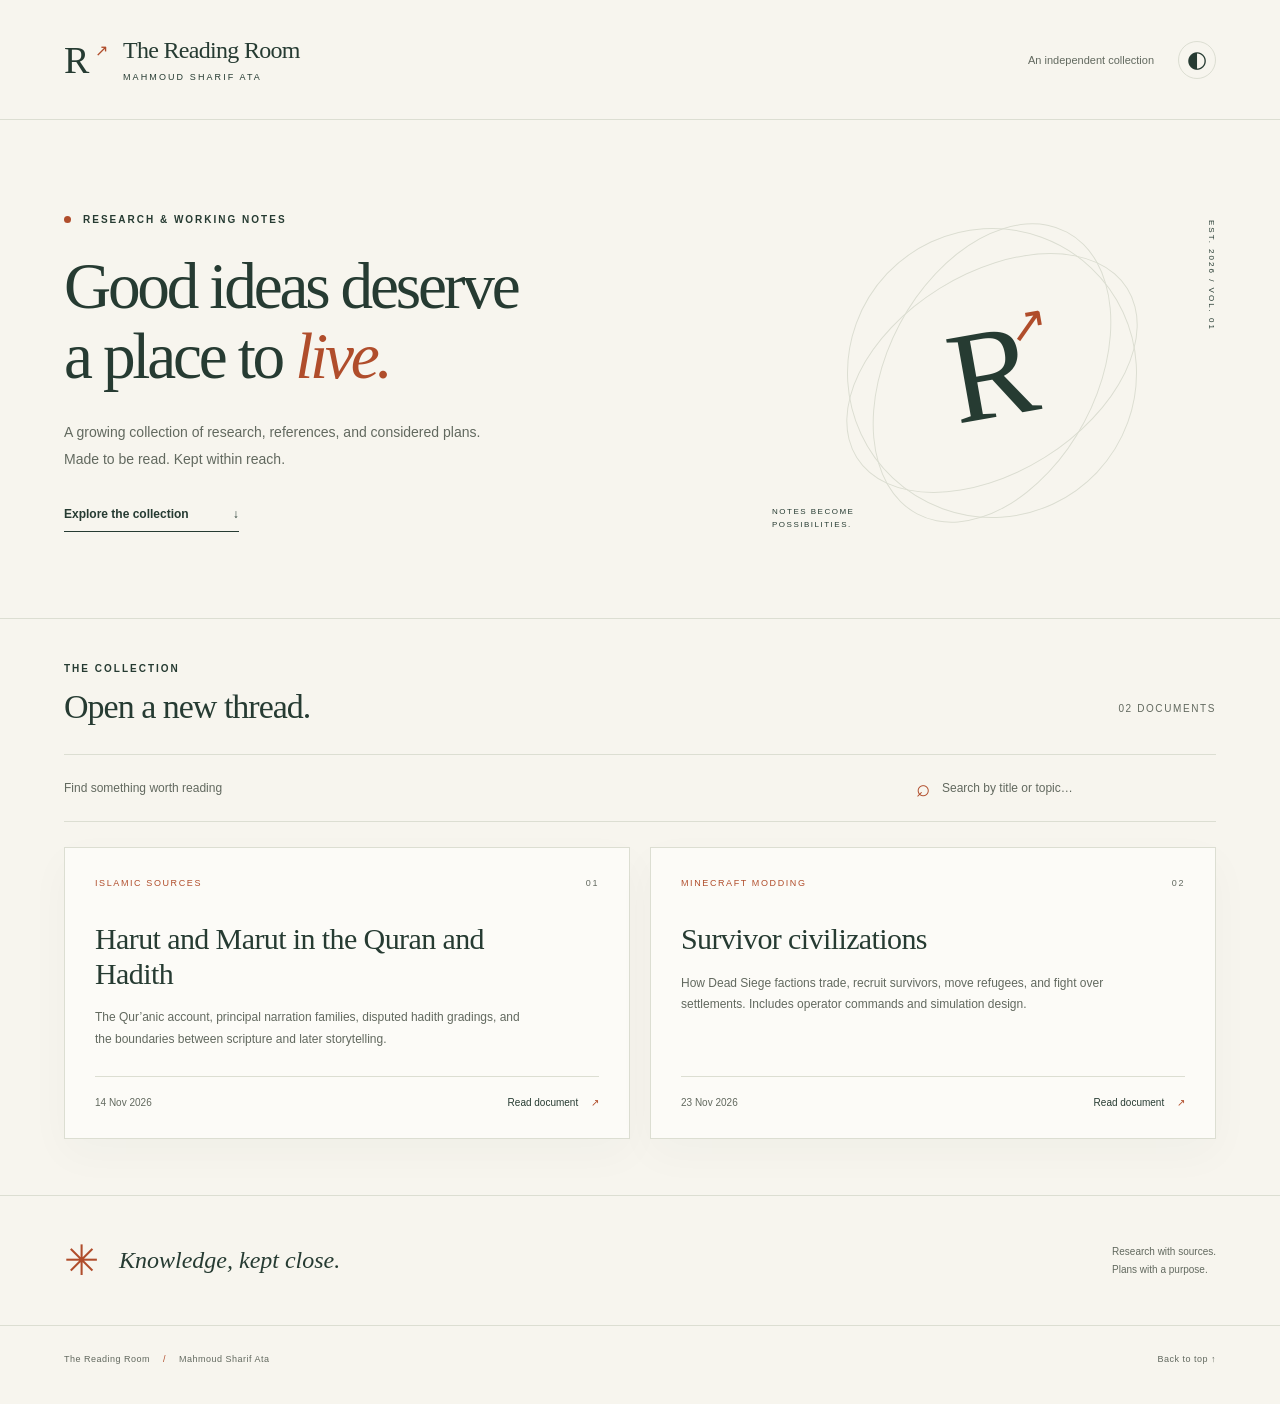
<file: docs/index.html>
<!doctype html>
<html lang="en"><head><meta charset="utf-8"><meta name="viewport" content="width=device-width, initial-scale=1">
<title>Collection · The Reading Room</title><meta name="description" content="Research and reference notes by Mahmoud Sharif Ata.">
<meta name="color-scheme" content="light dark"><link rel="icon" href="assets/mark.svg" type="image/svg+xml">
<link rel="stylesheet" href="assets/style.css"><script src="assets/site.js" defer></script></head>
<body class="index-page"><a class="skip" href="#main">Skip to content</a>
<header class="masthead"><a class="brand" href="./"><span class="brand-mark" aria-hidden="true">R<span>↗</span></span><span>The Reading Room<small>MAHMOUD SHARIF ATA</small></span></a>
<div class="header-right"><span class="edition">An independent collection</span><button class="theme" type="button" aria-label="Switch color theme">◐</button></div></header>
<main id="main"><section class="hero" id="top"><div><p class="eyebrow"><span class="status-dot"></span> RESEARCH &amp; WORKING NOTES</p><h1>Good ideas deserve<br>a place to <em>live.</em></h1><p class="hero-description">A growing collection of research, references, and considered plans.<br class="desktop-break"> Made to be read. Kept within reach.</p><a class="hero-link" href="#collection">Explore the collection <span>↓</span></a></div><div class="hero-art" aria-hidden="true"><div class="orbit orbit-one"></div><div class="orbit orbit-two"></div><div class="orbit orbit-three"></div><div class="art-center">R<span>↗</span></div><span class="art-note">NOTES BECOME<br>POSSIBILITIES.</span><span class="art-index">EST. 2026 / VOL. 01</span></div></section>
<section id="collection" class="collection"><div class="collection-heading"><div><p class="eyebrow">THE COLLECTION</p><h2>Open a new thread.</h2></div><span class="count">02 DOCUMENTS</span></div><div class="search-row"><label for="search">Find something worth reading</label><div class="search-box"><span aria-hidden="true">⌕</span><input id="search" type="search" placeholder="Search by title or topic…" autocomplete="off"></div></div><p class="search-status sr-only" role="status" aria-live="polite"></p><div class="cards"><a class="document-card" href="harut-and-marut.html" data-search="harut and marut in the quran and hadith islamic sources the qur’anic account, principal narration families, disputed hadith gradings, and the boundaries between scripture and later storytelling."><div class="card-top"><span>Islamic sources</span><span class="card-number">01</span></div><h3>Harut and Marut in the Quran and Hadith</h3><p>The Qur’anic account, principal narration families, disputed hadith gradings, and the boundaries between scripture and later storytelling.</p><div class="card-bottom"><time datetime="2026-11-14">14 Nov 2026</time><span>Read document <span aria-hidden="true">↗</span></span></div></a><a class="document-card" href="survivor-civilizations.html" data-search="survivor civilizations minecraft modding how dead siege factions trade, recruit survivors, move refugees, and fight over settlements. includes operator commands and simulation design."><div class="card-top"><span>Minecraft modding</span><span class="card-number">02</span></div><h3>Survivor civilizations</h3><p>How Dead Siege factions trade, recruit survivors, move refugees, and fight over settlements. Includes operator commands and simulation design.</p><div class="card-bottom"><time datetime="2026-11-23">23 Nov 2026</time><span>Read document <span aria-hidden="true">↗</span></span></div></a></div><p class="empty" hidden>No documents match. Try another title or topic.</p></section><section class="colophon"><span class="colophon-symbol" aria-hidden="true">✳</span><p>Knowledge, kept close.</p><span>Research with sources.<br>Plans with a purpose.</span></section></main><footer class="footer"><span>The Reading Room <span aria-hidden="true">/</span> Mahmoud Sharif Ata</span><a href="#top">Back to top ↑</a></footer>
<div class="toast" role="status" aria-live="polite"></div></body></html>
</file>
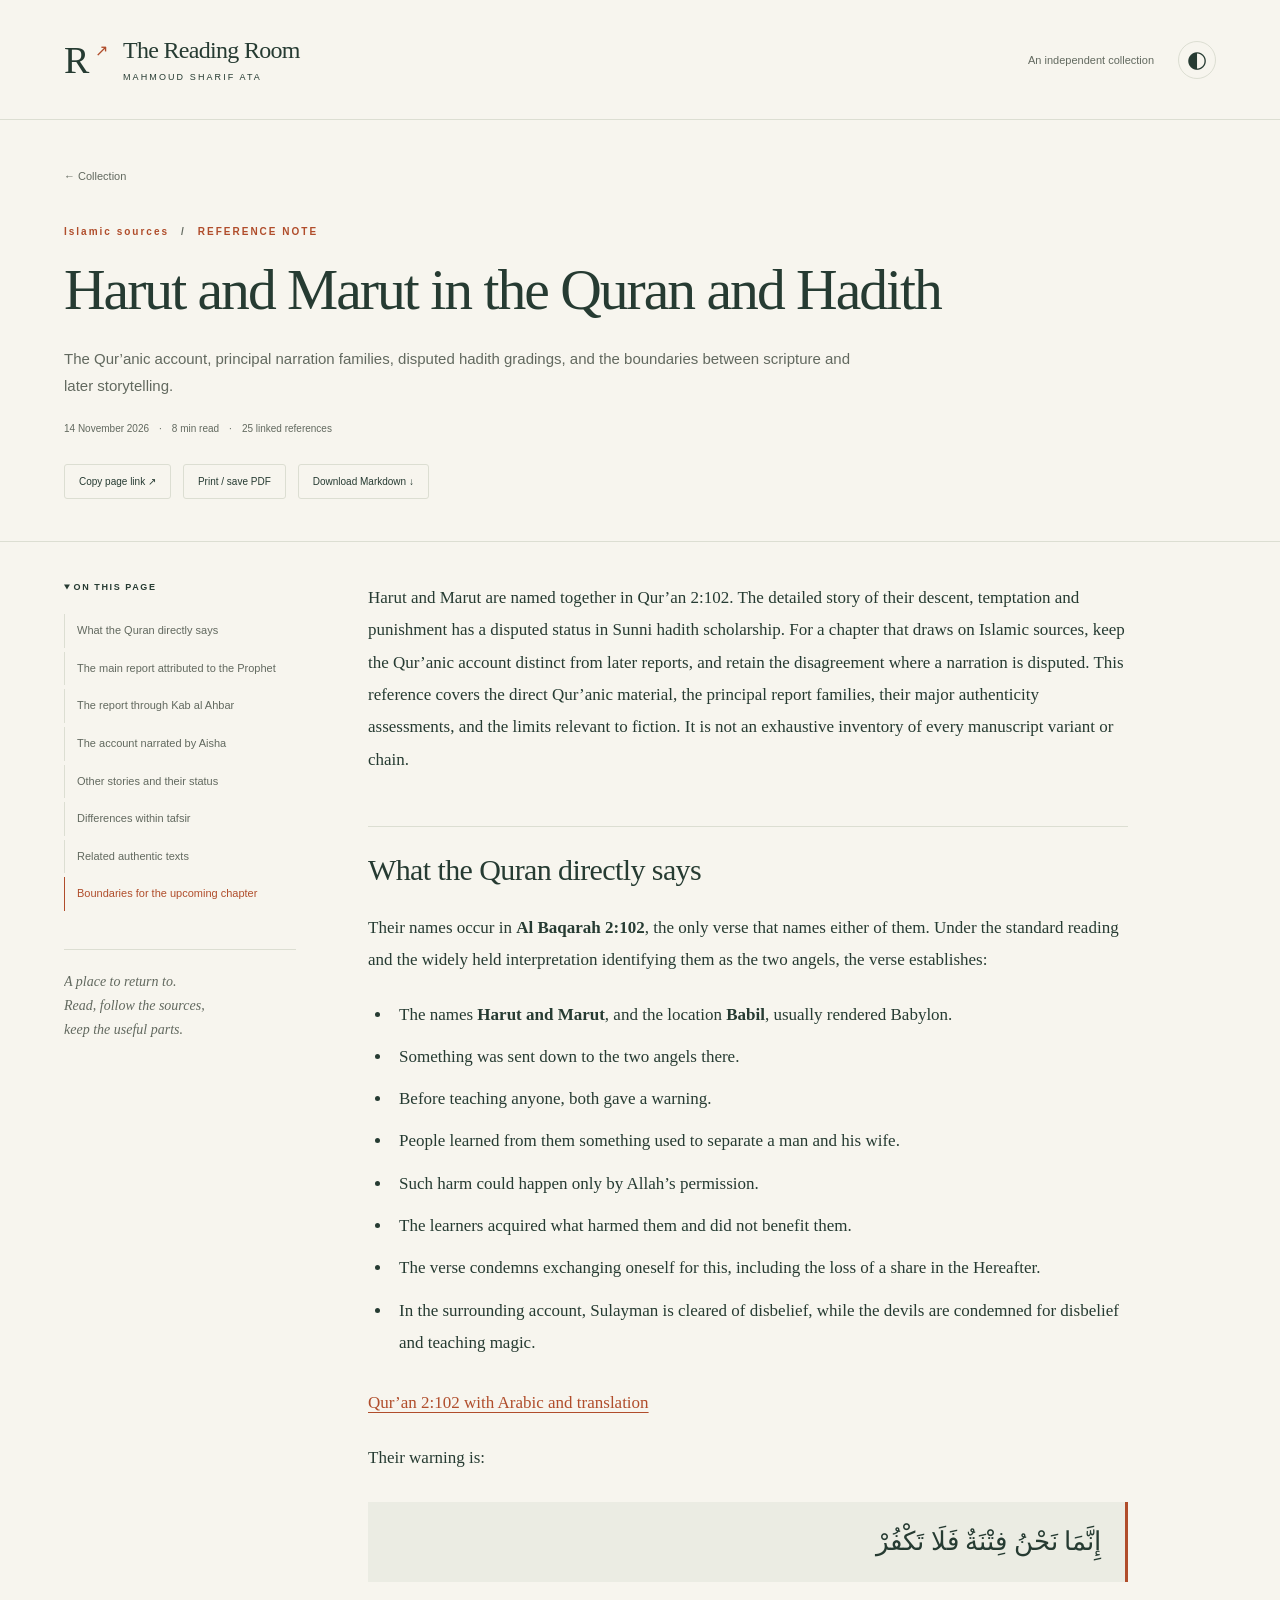
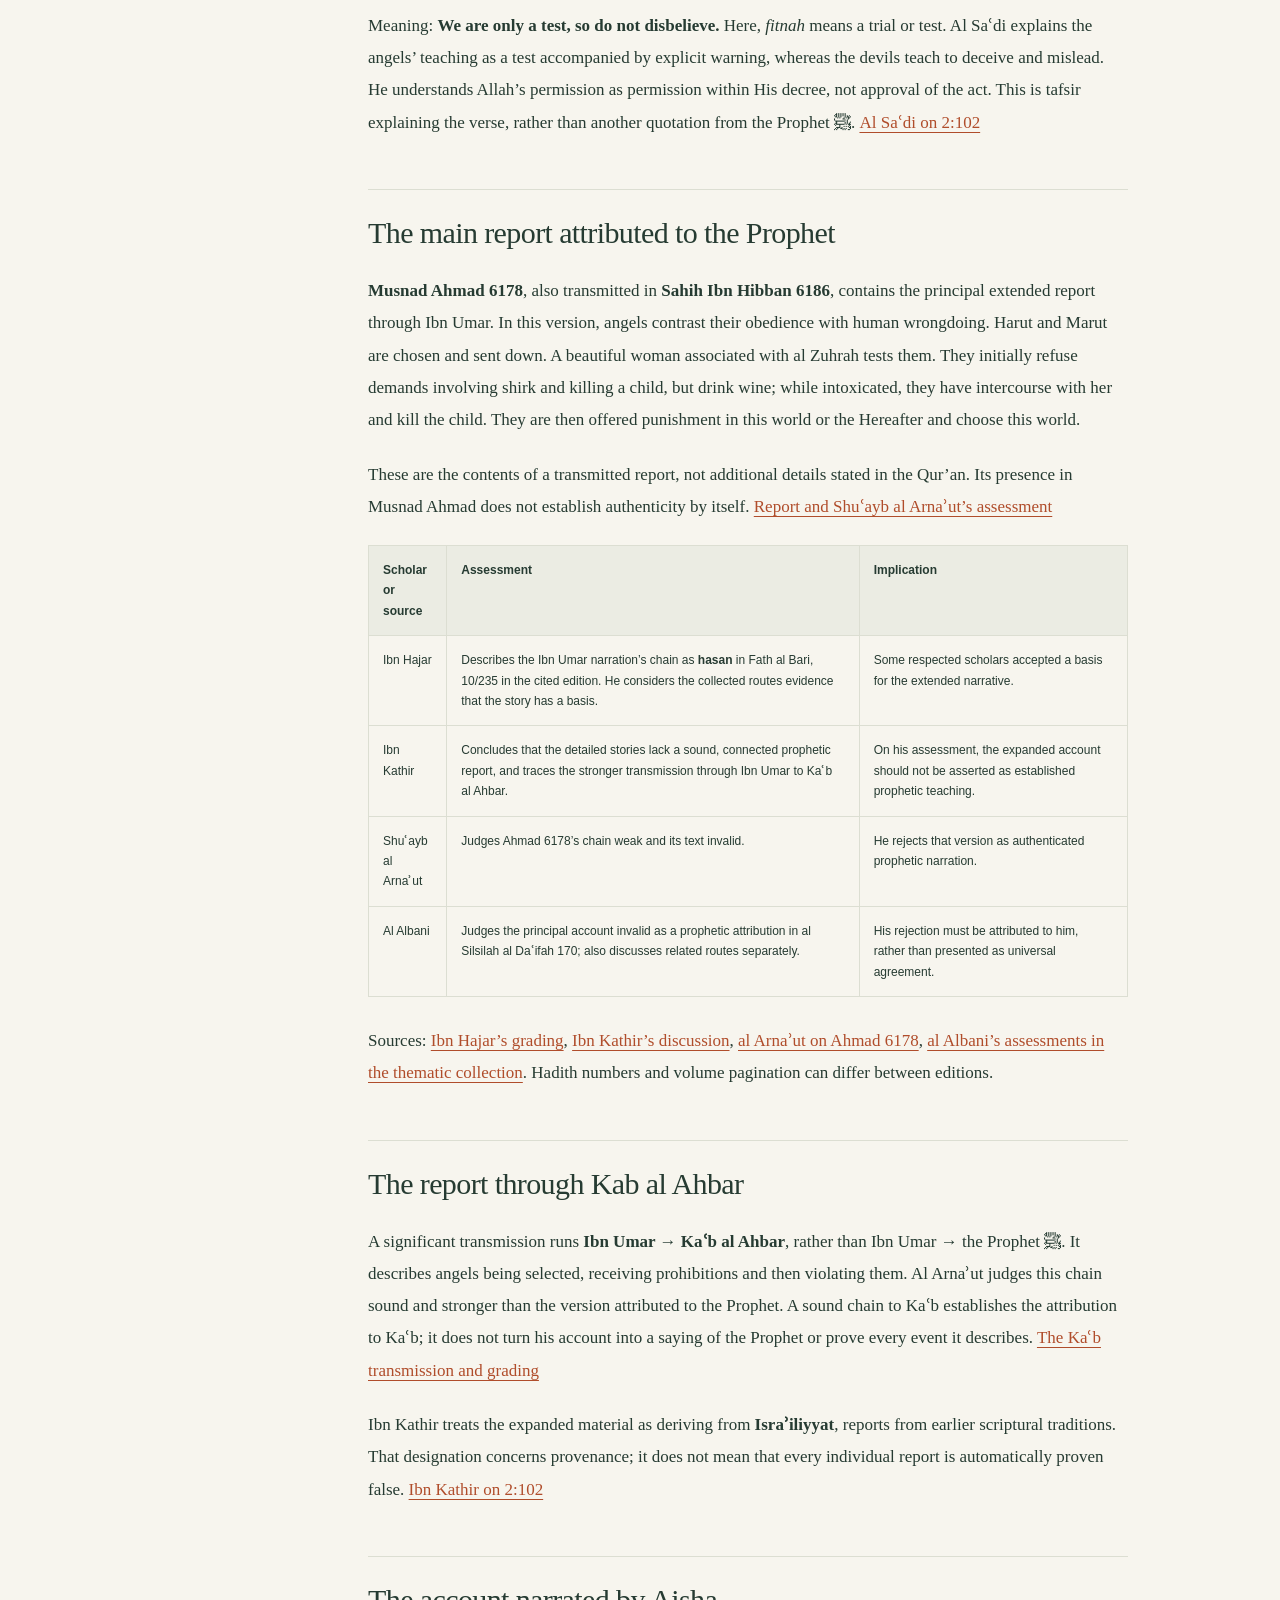
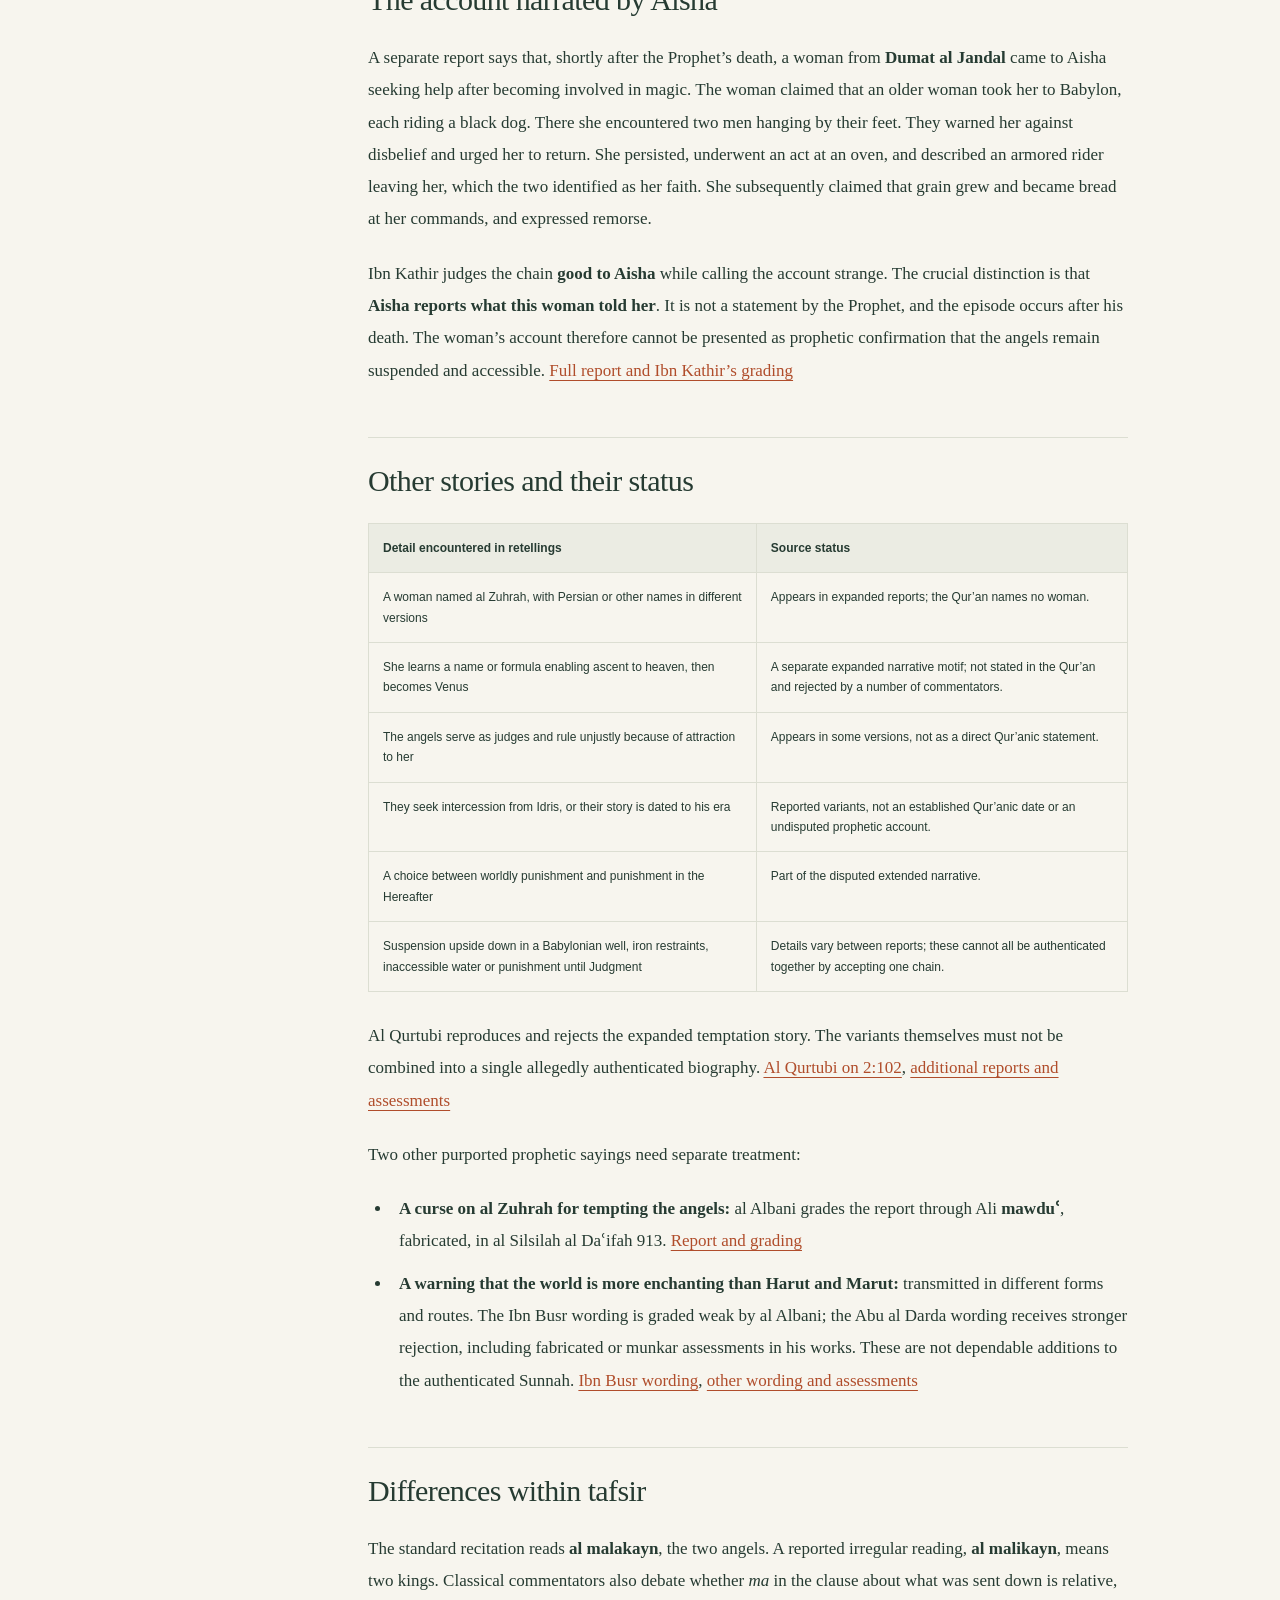
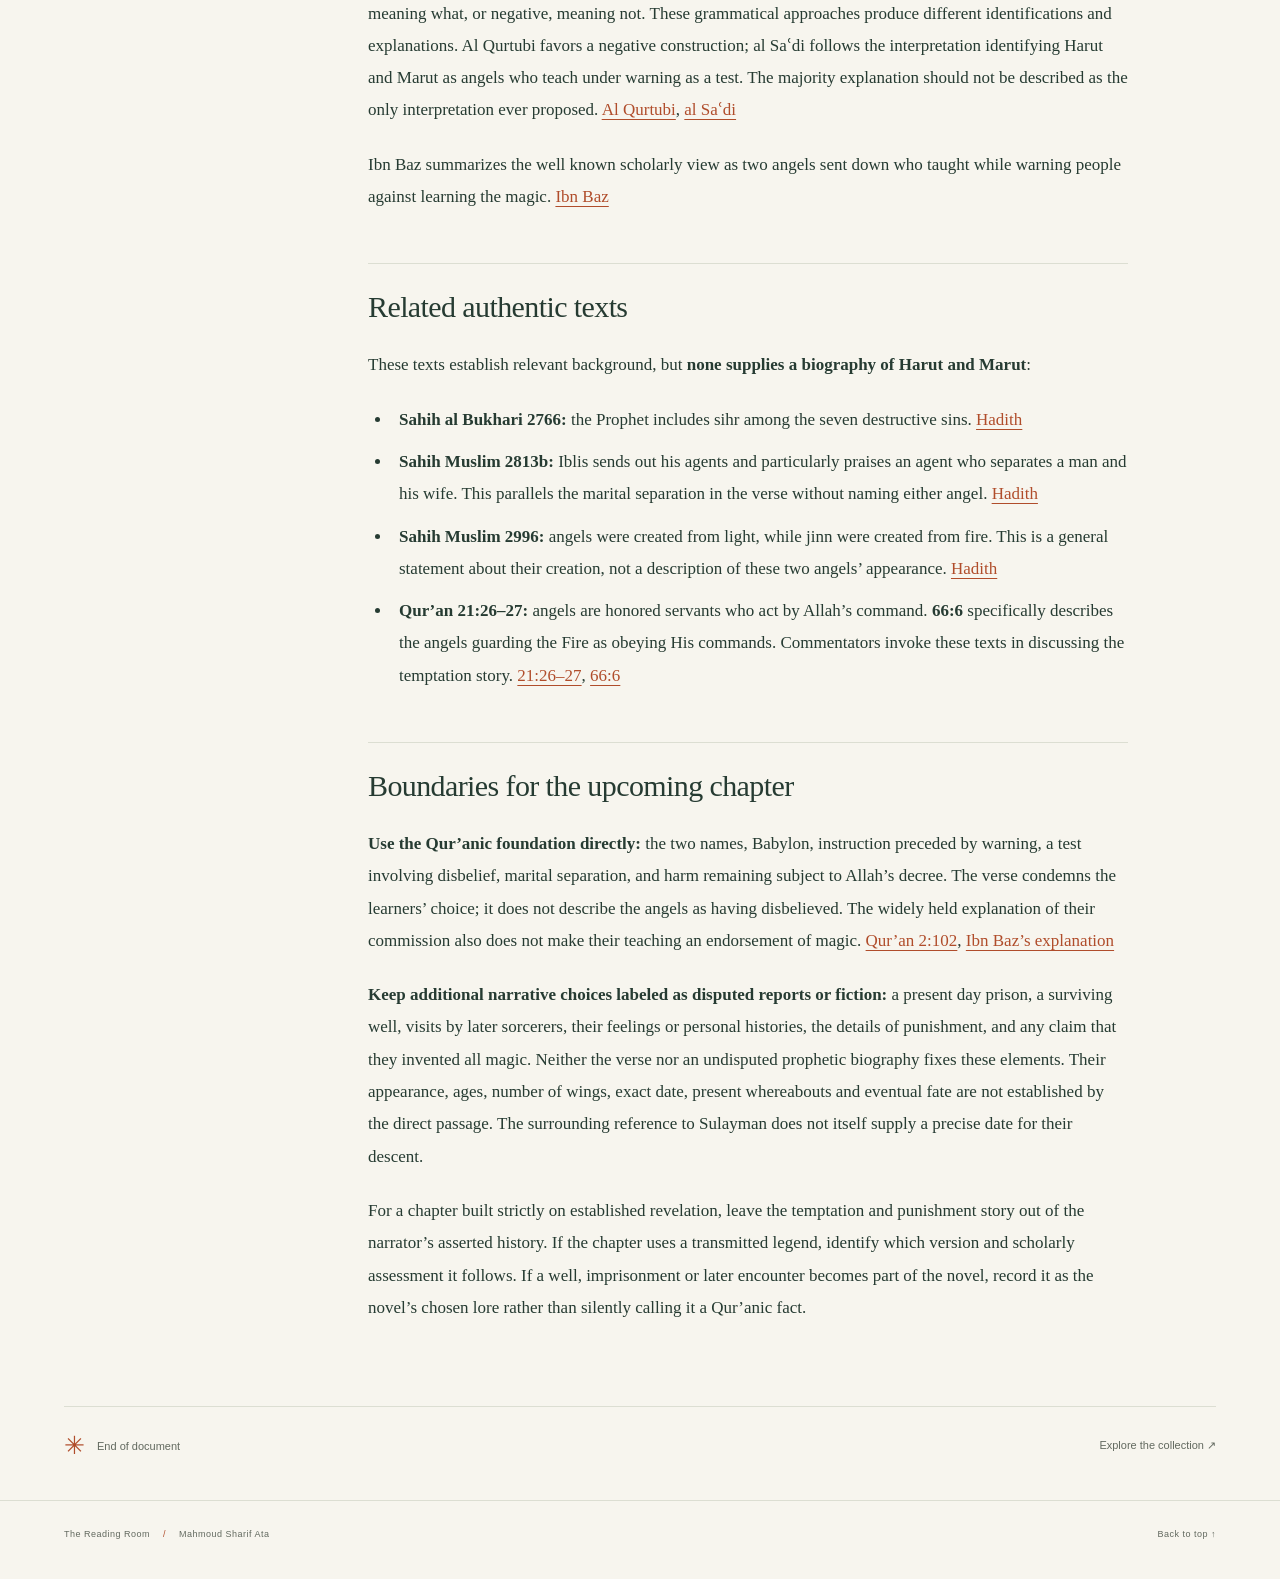
<file: docs/harut-and-marut.html>
<!doctype html>
<html lang="en"><head><meta charset="utf-8"><meta name="viewport" content="width=device-width, initial-scale=1">
<title>Harut and Marut in the Quran and Hadith · The Reading Room</title><meta name="description" content="The Qur’anic account, principal narration families, disputed hadith gradings, and the boundaries between scripture and later storytelling.">
<meta name="color-scheme" content="light dark"><link rel="icon" href="assets/mark.svg" type="image/svg+xml">
<link rel="stylesheet" href="assets/style.css"><script src="assets/site.js" defer></script></head>
<body class="document-page"><a class="skip" href="#main">Skip to content</a>
<header class="masthead"><a class="brand" href="./"><span class="brand-mark" aria-hidden="true">R<span>↗</span></span><span>The Reading Room<small>MAHMOUD SHARIF ATA</small></span></a>
<div class="header-right"><span class="edition">An independent collection</span><button class="theme" type="button" aria-label="Switch color theme">◐</button></div></header>
<main id="main"><div id="top"></div><div class="document-intro"><a class="back" href="./">← Collection</a>
<p class="eyebrow">Islamic sources <span>/</span> REFERENCE NOTE</p><h1>Harut and Marut in the Quran and Hadith</h1>
<p class="deck">The Qur’anic account, principal narration families, disputed hadith gradings, and the boundaries between scripture and later storytelling.</p><div class="metadata"><time datetime="2026-11-14">14 November 2026</time><span>·</span>8 min read <span>·</span> 25 linked references</div>
<div class="document-tools"><button type="button" data-copy>Copy page link ↗</button><button type="button" data-print>Print / save PDF</button><a href="sources/harut-and-marut.md" download>Download Markdown ↓</a></div></div>
<div class="reading-layout"><aside class="contents"><details open><summary>ON THIS PAGE</summary><nav aria-label="Document contents"><a href="#what-the-quran-directly-says">What the Quran directly says</a><a href="#the-main-report-attributed-to-the-prophet">The main report attributed to the Prophet</a><a href="#the-report-through-kab-al-ahbar">The report through Kab al Ahbar</a><a href="#the-account-narrated-by-aisha">The account narrated by Aisha</a><a href="#other-stories-and-their-status">Other stories and their status</a><a href="#differences-within-tafsir">Differences within tafsir</a><a href="#related-authentic-texts">Related authentic texts</a><a href="#boundaries-for-the-upcoming-chapter">Boundaries for the upcoming chapter</a></nav></details><div class="side-note">A place to return to.<br>Read, follow the sources,<br>keep the useful parts.</div></aside>
<article class="prose">
<p>Harut and Marut are named together in Qur’an 2:102. The detailed story of their descent, temptation and punishment has a disputed status in Sunni hadith scholarship. For a chapter that draws on Islamic sources, keep the Qur’anic account distinct from later reports, and retain the disagreement where a narration is disputed. This reference covers the direct Qur’anic material, the principal report families, their major authenticity assessments, and the limits relevant to fiction. It is not an exhaustive inventory of every manuscript variant or chain.</p>
<h2 id="what-the-quran-directly-says">What the Quran directly says</h2>
<p>Their names occur in <strong>Al Baqarah 2:102</strong>, the only verse that names either of them. Under the standard reading and the widely held interpretation identifying them as the two angels, the verse establishes:</p>
<ul>
<li>
<p>The names <strong>Harut and Marut</strong>, and the location <strong>Babil</strong>, usually rendered Babylon.</p>
</li>
<li>
<p>Something was sent down to the two angels there.</p>
</li>
<li>
<p>Before teaching anyone, both gave a warning.</p>
</li>
<li>
<p>People learned from them something used to separate a man and his wife.</p>
</li>
<li>
<p>Such harm could happen only by Allah’s permission.</p>
</li>
<li>
<p>The learners acquired what harmed them and did not benefit them.</p>
</li>
<li>
<p>The verse condemns exchanging oneself for this, including the loss of a share in the Hereafter.</p>
</li>
<li>
<p>In the surrounding account, Sulayman is cleared of disbelief, while the devils are condemned for disbelief and teaching magic.</p>
</li>
</ul>
<p><a href="https://quran.com/2/102" rel="noopener noreferrer">Qur’an 2:102 with Arabic and translation</a></p>
<p>Their warning is:</p>
<blockquote dir="rtl" lang="ar">
<p dir="rtl" lang="ar">إِنَّمَا نَحْنُ فِتْنَةٌ فَلَا تَكْفُرْ</p>
</blockquote>
<p>Meaning: <strong>We are only a test, so do not disbelieve.</strong> Here, <em>fitnah</em> means a trial or test. Al Saʿdi explains the angels’ teaching as a test accompanied by explicit warning, whereas the devils teach to deceive and mislead. He understands Allah’s permission as permission within His decree, not approval of the act. This is tafsir explaining the verse, rather than another quotation from the Prophet ﷺ. <a href="https://quran.ksu.edu.sa/tafseer/saadi/sura2-aya102.html" rel="noopener noreferrer">Al Saʿdi on 2:102</a></p>
<h2 id="the-main-report-attributed-to-the-prophet">The main report attributed to the Prophet</h2>
<p><strong>Musnad Ahmad 6178</strong>, also transmitted in <strong>Sahih Ibn Hibban 6186</strong>, contains the principal extended report through Ibn Umar. In this version, angels contrast their obedience with human wrongdoing. Harut and Marut are chosen and sent down. A beautiful woman associated with al Zuhrah tests them. They initially refuse demands involving shirk and killing a child, but drink wine; while intoxicated, they have intercourse with her and kill the child. They are then offered punishment in this world or the Hereafter and choose this world.</p>
<p>These are the contents of a transmitted report, not additional details stated in the Qur’an. Its presence in Musnad Ahmad does not establish authenticity by itself. <a href="https://dorar.net/h/mudCe0kP" rel="noopener noreferrer">Report and Shuʿayb al Arnaʾut’s assessment</a></p>
<div aria-label="Scrollable table" class="table-scroll" role="region" tabindex="0"><table>
<thead>
<tr>
<th>Scholar or source</th>
<th>Assessment</th>
<th>Implication</th>
</tr>
</thead>
<tbody>
<tr>
<td>Ibn Hajar</td>
<td>Describes the Ibn Umar narration’s chain as <strong>hasan</strong> in Fath al Bari, 10/235 in the cited edition. He considers the collected routes evidence that the story has a basis.</td>
<td>Some respected scholars accepted a basis for the extended narrative.</td>
</tr>
<tr>
<td>Ibn Kathir</td>
<td>Concludes that the detailed stories lack a sound, connected prophetic report, and traces the stronger transmission through Ibn Umar to Kaʿb al Ahbar.</td>
<td>On his assessment, the expanded account should not be asserted as established prophetic teaching.</td>
</tr>
<tr>
<td>Shuʿayb al Arnaʾut</td>
<td>Judges Ahmad 6178’s chain weak and its text invalid.</td>
<td>He rejects that version as authenticated prophetic narration.</td>
</tr>
<tr>
<td>Al Albani</td>
<td>Judges the principal account invalid as a prophetic attribution in al Silsilah al Daʿifah 170; also discusses related routes separately.</td>
<td>His rejection must be attributed to him, rather than presented as universal agreement.</td>
</tr>
</tbody>
</table></div>
<p>Sources: <a href="https://dorar.net/h/1RJAFCsc" rel="noopener noreferrer">Ibn Hajar’s grading</a>, <a href="https://beta.tafsir.app/ibn-katheer/2/102" rel="noopener noreferrer">Ibn Kathir’s discussion</a>, <a href="https://dorar.net/h/mudCe0kP" rel="noopener noreferrer">al Arnaʾut on Ahmad 6178</a>, <a href="https://dorar.net/hadith-category/cat/f3eb41cdb1c083b8f884524f46313afb" rel="noopener noreferrer">al Albani’s assessments in the thematic collection</a>. Hadith numbers and volume pagination can differ between editions.</p>
<h2 id="the-report-through-kab-al-ahbar">The report through Kab al Ahbar</h2>
<p>A significant transmission runs <strong>Ibn Umar → Kaʿb al Ahbar</strong>, rather than Ibn Umar → the Prophet ﷺ. It describes angels being selected, receiving prohibitions and then violating them. Al Arnaʾut judges this chain sound and stronger than the version attributed to the Prophet. A sound chain to Kaʿb establishes the attribution to Kaʿb; it does not turn his account into a saying of the Prophet or prove every event it describes. <a href="https://dorar.net/h/ZJDMnhOe" rel="noopener noreferrer">The Kaʿb transmission and grading</a></p>
<p>Ibn Kathir treats the expanded material as deriving from <strong>Israʾiliyyat</strong>, reports from earlier scriptural traditions. That designation concerns provenance; it does not mean that every individual report is automatically proven false. <a href="https://beta.tafsir.app/ibn-katheer/2/102" rel="noopener noreferrer">Ibn Kathir on 2:102</a></p>
<h2 id="the-account-narrated-by-aisha">The account narrated by Aisha</h2>
<p>A separate report says that, shortly after the Prophet’s death, a woman from <strong>Dumat al Jandal</strong> came to Aisha seeking help after becoming involved in magic. The woman claimed that an older woman took her to Babylon, each riding a black dog. There she encountered two men hanging by their feet. They warned her against disbelief and urged her to return. She persisted, underwent an act at an oven, and described an armored rider leaving her, which the two identified as her faith. She subsequently claimed that grain grew and became bread at her commands, and expressed remorse.</p>
<p>Ibn Kathir judges the chain <strong>good to Aisha</strong> while calling the account strange. The crucial distinction is that <strong>Aisha reports what this woman told her</strong>. It is not a statement by the Prophet, and the episode occurs after his death. The woman’s account therefore cannot be presented as prophetic confirmation that the angels remain suspended and accessible. <a href="https://dorar.net/h/uckQS9UJ" rel="noopener noreferrer">Full report and Ibn Kathir’s grading</a></p>
<h2 id="other-stories-and-their-status">Other stories and their status</h2>
<div aria-label="Scrollable table" class="table-scroll" role="region" tabindex="0"><table>
<thead>
<tr>
<th>Detail encountered in retellings</th>
<th>Source status</th>
</tr>
</thead>
<tbody>
<tr>
<td>A woman named al Zuhrah, with Persian or other names in different versions</td>
<td>Appears in expanded reports; the Qur’an names no woman.</td>
</tr>
<tr>
<td>She learns a name or formula enabling ascent to heaven, then becomes Venus</td>
<td>A separate expanded narrative motif; not stated in the Qur’an and rejected by a number of commentators.</td>
</tr>
<tr>
<td>The angels serve as judges and rule unjustly because of attraction to her</td>
<td>Appears in some versions, not as a direct Qur’anic statement.</td>
</tr>
<tr>
<td>They seek intercession from Idris, or their story is dated to his era</td>
<td>Reported variants, not an established Qur’anic date or an undisputed prophetic account.</td>
</tr>
<tr>
<td>A choice between worldly punishment and punishment in the Hereafter</td>
<td>Part of the disputed extended narrative.</td>
</tr>
<tr>
<td>Suspension upside down in a Babylonian well, iron restraints, inaccessible water or punishment until Judgment</td>
<td>Details vary between reports; these cannot all be authenticated together by accepting one chain.</td>
</tr>
</tbody>
</table></div>
<p>Al Qurtubi reproduces and rejects the expanded temptation story. The variants themselves must not be combined into a single allegedly authenticated biography. <a href="https://quran.ksu.edu.sa/tafseer/qortobi/sura2-aya102.html" rel="noopener noreferrer">Al Qurtubi on 2:102</a>, <a href="https://dorar.net/hadith-category/cat/f3eb41cdb1c083b8f884524f46313afb?all=&amp;page=3" rel="noopener noreferrer">additional reports and assessments</a></p>
<p>Two other purported prophetic sayings need separate treatment:</p>
<ul>
<li>
<p><strong>A curse on al Zuhrah for tempting the angels:</strong> al Albani grades the report through Ali <strong>mawduʿ</strong>, fabricated, in al Silsilah al Daʿifah 913. <a href="https://dorar.net/h/yNpPuwpI" rel="noopener noreferrer">Report and grading</a></p>
</li>
<li>
<p><strong>A warning that the world is more enchanting than Harut and Marut:</strong> transmitted in different forms and routes. The Ibn Busr wording is graded weak by al Albani; the Abu al Darda wording receives stronger rejection, including fabricated or munkar assessments in his works. These are not dependable additions to the authenticated Sunnah. <a href="https://dorar.net/h/7N8wuvcE" rel="noopener noreferrer">Ibn Busr wording</a>, <a href="https://dorar.net/hadith-category/cat/f3eb41cdb1c083b8f884524f46313afb" rel="noopener noreferrer">other wording and assessments</a></p>
</li>
</ul>
<h2 id="differences-within-tafsir">Differences within tafsir</h2>
<p>The standard recitation reads <strong>al malakayn</strong>, the two angels. A reported irregular reading, <strong>al malikayn</strong>, means two kings. Classical commentators also debate whether <em>ma</em> in the clause about what was sent down is relative, meaning what, or negative, meaning not. These grammatical approaches produce different identifications and explanations. Al Qurtubi favors a negative construction; al Saʿdi follows the interpretation identifying Harut and Marut as angels who teach under warning as a test. The majority explanation should not be described as the only interpretation ever proposed. <a href="https://quran.ksu.edu.sa/tafseer/qortobi/sura2-aya102.html" rel="noopener noreferrer">Al Qurtubi</a>, <a href="https://quran.ksu.edu.sa/tafseer/saadi/sura2-aya102.html" rel="noopener noreferrer">al Saʿdi</a></p>
<p>Ibn Baz summarizes the well known scholarly view as two angels sent down who taught while warning people against learning the magic. <a href="https://binbaz.org.sa/fatwas/9701/%D8%AD%D9%82%D9%8A%D9%82%D8%A9-%D9%87%D8%A7%D8%B1%D9%88%D8%AA-%D9%88%D9%85%D8%A7%D8%B1%D9%88%D8%AA" rel="noopener noreferrer">Ibn Baz</a></p>
<h2 id="related-authentic-texts">Related authentic texts</h2>
<p>These texts establish relevant background, but <strong>none supplies a biography of Harut and Marut</strong>:</p>
<ul>
<li>
<p><strong>Sahih al Bukhari 2766:</strong> the Prophet includes sihr among the seven destructive sins. <a href="https://sunnah.com/bukhari:2766" rel="noopener noreferrer">Hadith</a></p>
</li>
<li>
<p><strong>Sahih Muslim 2813b:</strong> Iblis sends out his agents and particularly praises an agent who separates a man and his wife. This parallels the marital separation in the verse without naming either angel. <a href="https://sunnah.com/muslim:2813b" rel="noopener noreferrer">Hadith</a></p>
</li>
<li>
<p><strong>Sahih Muslim 2996:</strong> angels were created from light, while jinn were created from fire. This is a general statement about their creation, not a description of these two angels’ appearance. <a href="https://sunnah.com/muslim:2996" rel="noopener noreferrer">Hadith</a></p>
</li>
<li>
<p><strong>Qur’an 21:26–27:</strong> angels are honored servants who act by Allah’s command. <strong>66:6</strong> specifically describes the angels guarding the Fire as obeying His commands. Commentators invoke these texts in discussing the temptation story. <a href="https://quran.com/21/26-27" rel="noopener noreferrer">21:26–27</a>, <a href="https://quran.com/66/6" rel="noopener noreferrer">66:6</a></p>
</li>
</ul>
<h2 id="boundaries-for-the-upcoming-chapter">Boundaries for the upcoming chapter</h2>
<p><strong>Use the Qur’anic foundation directly:</strong> the two names, Babylon, instruction preceded by warning, a test involving disbelief, marital separation, and harm remaining subject to Allah’s decree. The verse condemns the learners’ choice; it does not describe the angels as having disbelieved. The widely held explanation of their commission also does not make their teaching an endorsement of magic. <a href="https://quran.com/2/102" rel="noopener noreferrer">Qur’an 2:102</a>, <a href="https://binbaz.org.sa/fatwas/9701/%D8%AD%D9%82%D9%8A%D9%82%D8%A9-%D9%87%D8%A7%D8%B1%D9%88%D8%AA-%D9%88%D9%85%D8%A7%D8%B1%D9%88%D8%AA" rel="noopener noreferrer">Ibn Baz’s explanation</a></p>
<p><strong>Keep additional narrative choices labeled as disputed reports or fiction:</strong> a present day prison, a surviving well, visits by later sorcerers, their feelings or personal histories, the details of punishment, and any claim that they invented all magic. Neither the verse nor an undisputed prophetic biography fixes these elements. Their appearance, ages, number of wings, exact date, present whereabouts and eventual fate are not established by the direct passage. The surrounding reference to Sulayman does not itself supply a precise date for their descent.</p>
<p>For a chapter built strictly on established revelation, leave the temptation and punishment story out of the narrator’s asserted history. If the chapter uses a transmitted legend, identify which version and scholarly assessment it follows. If a well, imprisonment or later encounter becomes part of the novel, record it as the novel’s chosen lore rather than silently calling it a Qur’anic fact.</p>
</article></div><div class="endnote"><span aria-hidden="true">✳</span> End of document <a href="./">Explore the collection ↗</a></div></main><footer class="footer"><span>The Reading Room <span aria-hidden="true">/</span> Mahmoud Sharif Ata</span><a href="#top">Back to top ↑</a></footer>
<div class="toast" role="status" aria-live="polite"></div></body></html>
</file>
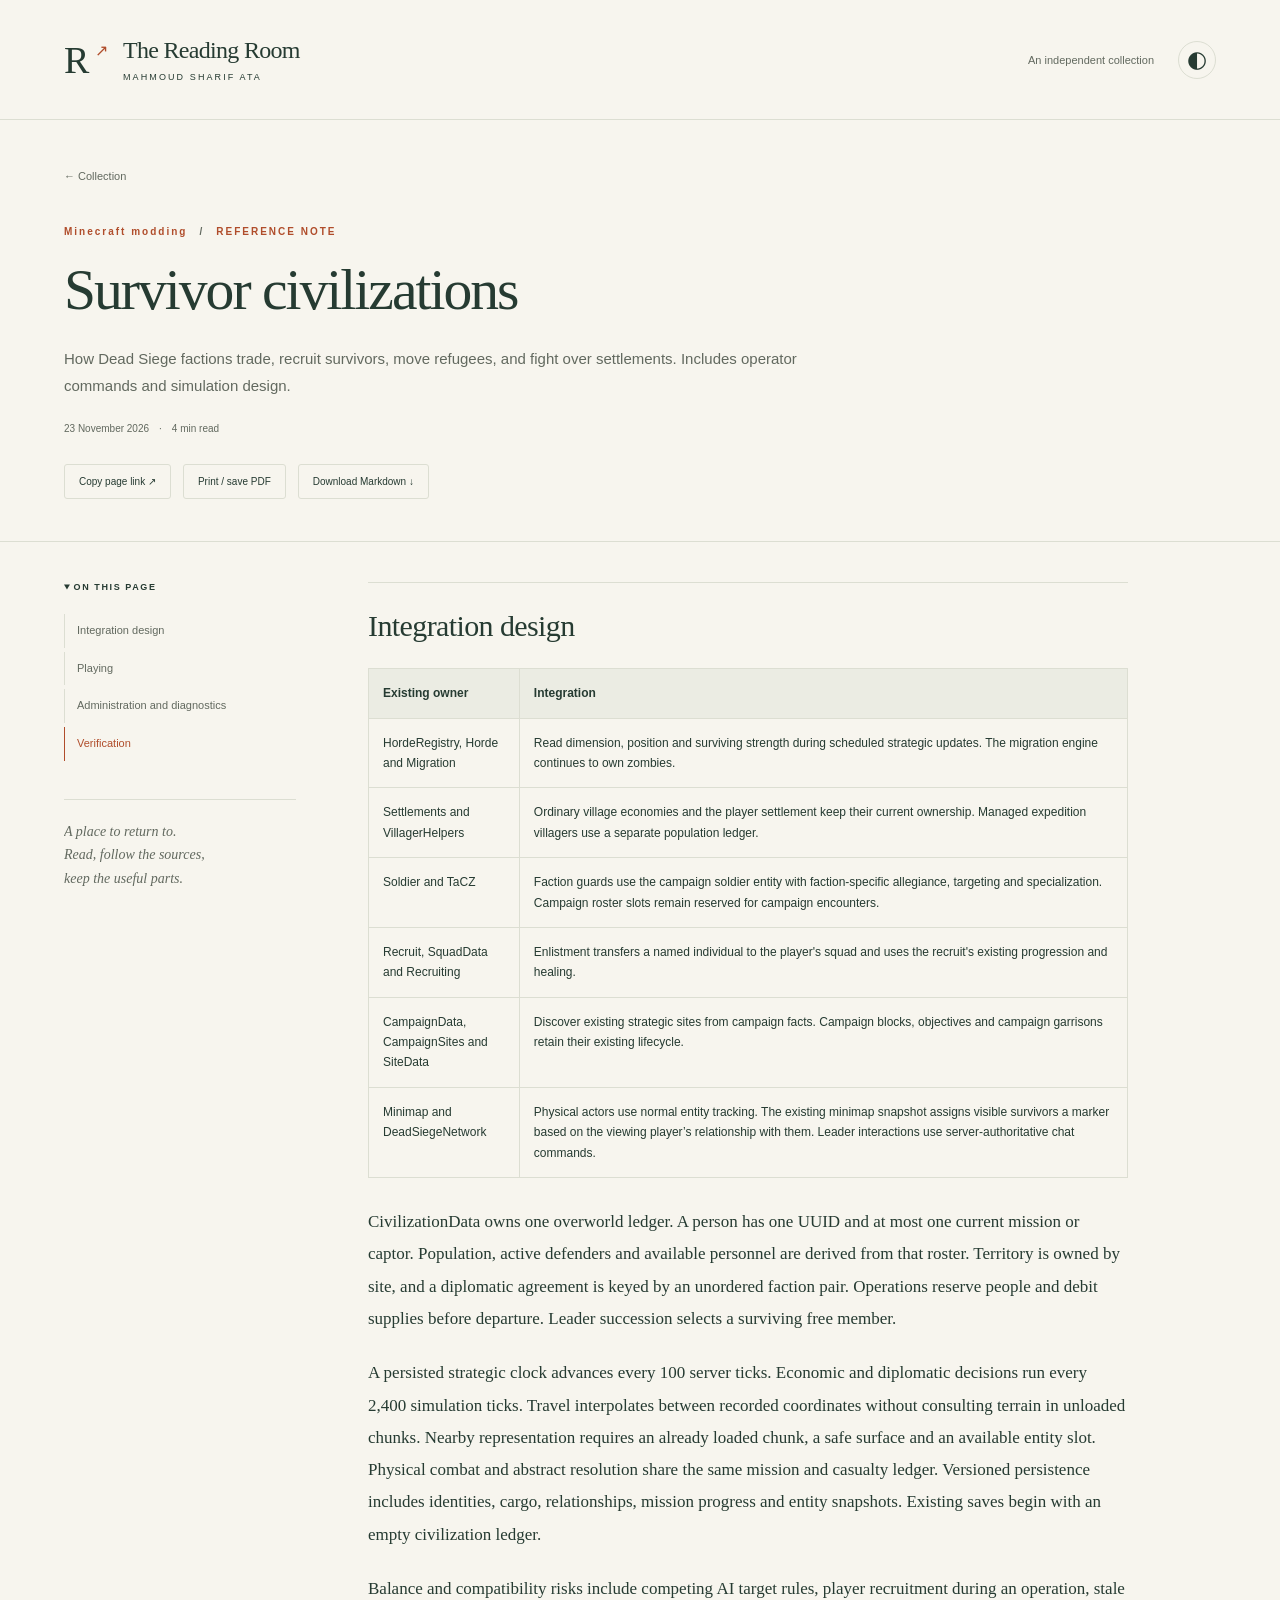
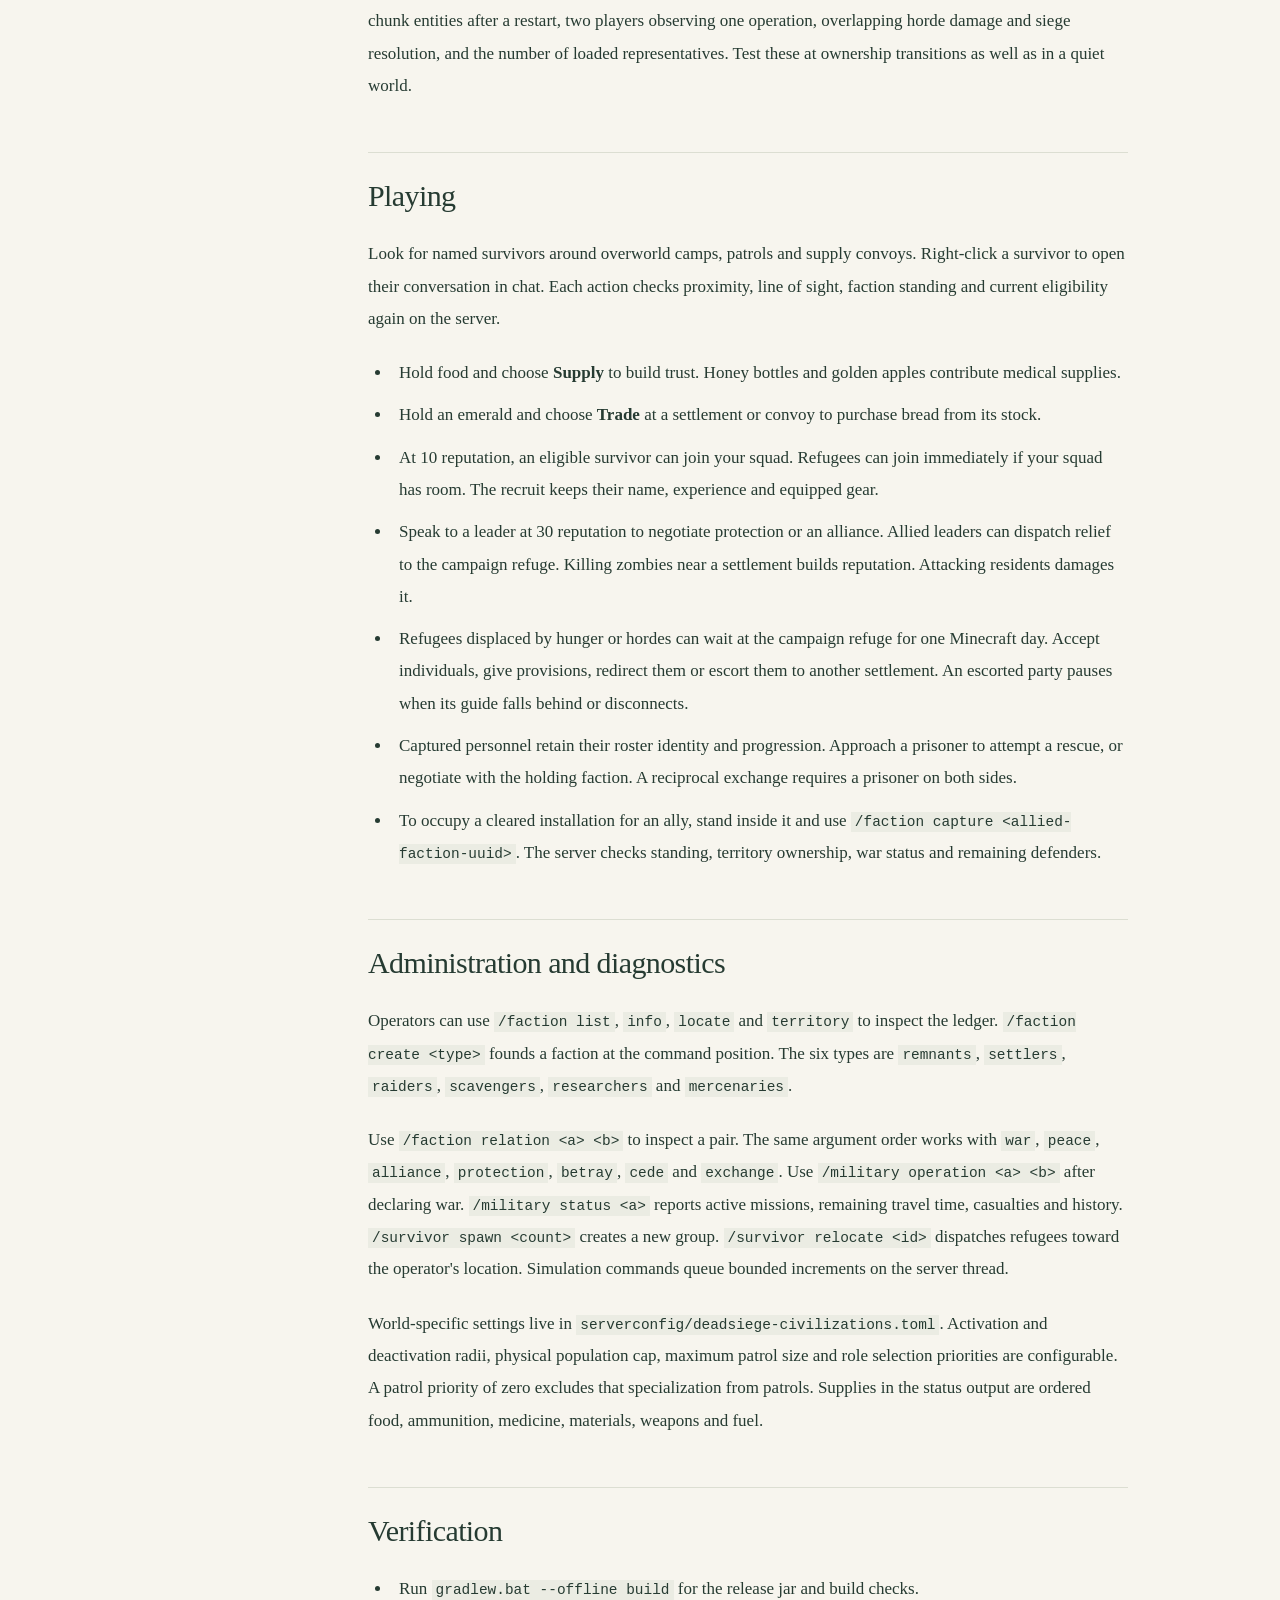
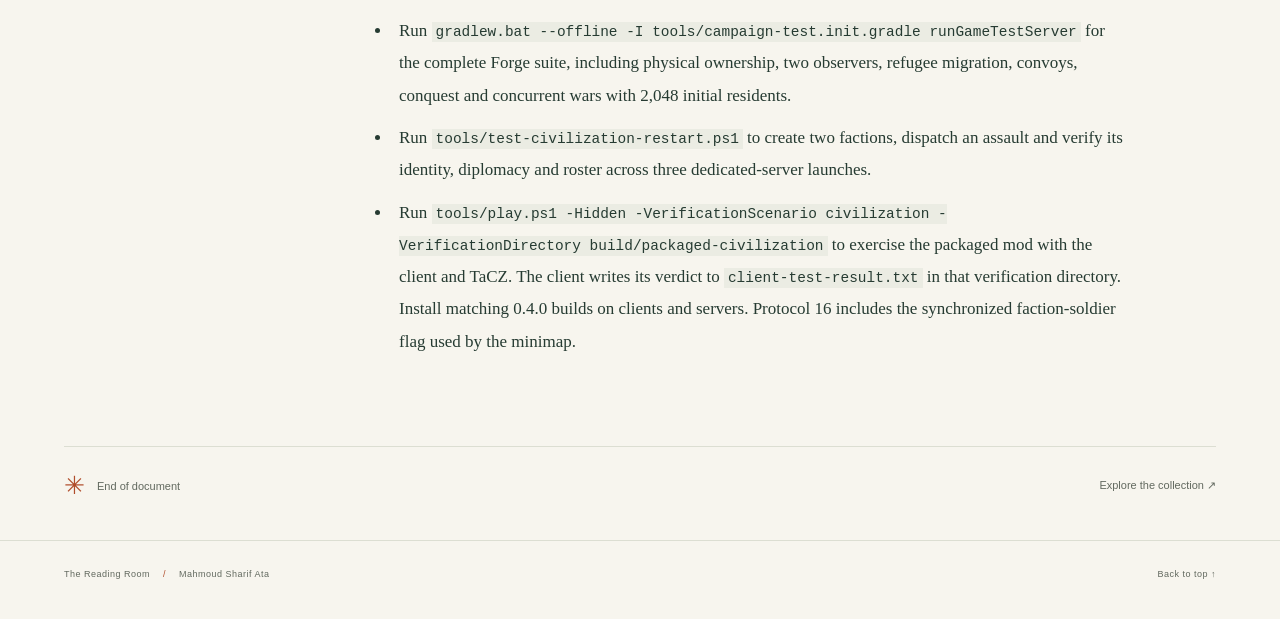
<file: docs/survivor-civilizations.html>
<!doctype html>
<html lang="en"><head><meta charset="utf-8"><meta name="viewport" content="width=device-width, initial-scale=1">
<title>Survivor civilizations · The Reading Room</title><meta name="description" content="How Dead Siege factions trade, recruit survivors, move refugees, and fight over settlements. Includes operator commands and simulation design.">
<meta name="color-scheme" content="light dark"><link rel="icon" href="assets/mark.svg" type="image/svg+xml">
<link rel="stylesheet" href="assets/style.css"><script src="assets/site.js" defer></script></head>
<body class="document-page"><a class="skip" href="#main">Skip to content</a>
<header class="masthead"><a class="brand" href="./"><span class="brand-mark" aria-hidden="true">R<span>↗</span></span><span>The Reading Room<small>MAHMOUD SHARIF ATA</small></span></a>
<div class="header-right"><span class="edition">An independent collection</span><button class="theme" type="button" aria-label="Switch color theme">◐</button></div></header>
<main id="main"><div id="top"></div><div class="document-intro"><a class="back" href="./">← Collection</a>
<p class="eyebrow">Minecraft modding <span>/</span> REFERENCE NOTE</p><h1>Survivor civilizations</h1>
<p class="deck">How Dead Siege factions trade, recruit survivors, move refugees, and fight over settlements. Includes operator commands and simulation design.</p><div class="metadata"><time datetime="2026-11-23">23 November 2026</time><span>·</span>4 min read</div>
<div class="document-tools"><button type="button" data-copy>Copy page link ↗</button><button type="button" data-print>Print / save PDF</button><a href="sources/survivor-civilizations.md" download>Download Markdown ↓</a></div></div>
<div class="reading-layout"><aside class="contents"><details open><summary>ON THIS PAGE</summary><nav aria-label="Document contents"><a href="#integration-design">Integration design</a><a href="#playing">Playing</a><a href="#administration-and-diagnostics">Administration and diagnostics</a><a href="#verification">Verification</a></nav></details><div class="side-note">A place to return to.<br>Read, follow the sources,<br>keep the useful parts.</div></aside>
<article class="prose">
<h2 id="integration-design">Integration design</h2>
<div aria-label="Scrollable table" class="table-scroll" role="region" tabindex="0"><table>
<thead>
<tr>
<th>Existing owner</th>
<th>Integration</th>
</tr>
</thead>
<tbody>
<tr>
<td>HordeRegistry, Horde and Migration</td>
<td>Read dimension, position and surviving strength during scheduled strategic updates. The migration engine continues to own zombies.</td>
</tr>
<tr>
<td>Settlements and VillagerHelpers</td>
<td>Ordinary village economies and the player settlement keep their current ownership. Managed expedition villagers use a separate population ledger.</td>
</tr>
<tr>
<td>Soldier and TaCZ</td>
<td>Faction guards use the campaign soldier entity with faction-specific allegiance, targeting and specialization. Campaign roster slots remain reserved for campaign encounters.</td>
</tr>
<tr>
<td>Recruit, SquadData and Recruiting</td>
<td>Enlistment transfers a named individual to the player's squad and uses the recruit's existing progression and healing.</td>
</tr>
<tr>
<td>CampaignData, CampaignSites and SiteData</td>
<td>Discover existing strategic sites from campaign facts. Campaign blocks, objectives and campaign garrisons retain their existing lifecycle.</td>
</tr>
<tr>
<td>Minimap and DeadSiegeNetwork</td>
<td>Physical actors use normal entity tracking. The existing minimap snapshot assigns visible survivors a marker based on the viewing player’s relationship with them. Leader interactions use server-authoritative chat commands.</td>
</tr>
</tbody>
</table></div>
<p>CivilizationData owns one overworld ledger. A person has one UUID and at most one current mission or captor. Population, active defenders and available personnel are derived from that roster. Territory is owned by site, and a diplomatic agreement is keyed by an unordered faction pair. Operations reserve people and debit supplies before departure. Leader succession selects a surviving free member.</p>
<p>A persisted strategic clock advances every 100 server ticks. Economic and diplomatic decisions run every 2,400 simulation ticks. Travel interpolates between recorded coordinates without consulting terrain in unloaded chunks. Nearby representation requires an already loaded chunk, a safe surface and an available entity slot. Physical combat and abstract resolution share the same mission and casualty ledger. Versioned persistence includes identities, cargo, relationships, mission progress and entity snapshots. Existing saves begin with an empty civilization ledger.</p>
<p>Balance and compatibility risks include competing AI target rules, player recruitment during an operation, stale chunk entities after a restart, two players observing one operation, overlapping horde damage and siege resolution, and the number of loaded representatives. Test these at ownership transitions as well as in a quiet world.</p>
<h2 id="playing">Playing</h2>
<p>Look for named survivors around overworld camps, patrols and supply convoys. Right-click a survivor to open their conversation in chat. Each action checks proximity, line of sight, faction standing and current eligibility again on the server.</p>
<ul>
<li>Hold food and choose <strong>Supply</strong> to build trust. Honey bottles and golden apples contribute medical supplies.</li>
<li>Hold an emerald and choose <strong>Trade</strong> at a settlement or convoy to purchase bread from its stock.</li>
<li>At 10 reputation, an eligible survivor can join your squad. Refugees can join immediately if your squad has room. The recruit keeps their name, experience and equipped gear.</li>
<li>Speak to a leader at 30 reputation to negotiate protection or an alliance. Allied leaders can dispatch relief to the campaign refuge. Killing zombies near a settlement builds reputation. Attacking residents damages it.</li>
<li>Refugees displaced by hunger or hordes can wait at the campaign refuge for one Minecraft day. Accept individuals, give provisions, redirect them or escort them to another settlement. An escorted party pauses when its guide falls behind or disconnects.</li>
<li>Captured personnel retain their roster identity and progression. Approach a prisoner to attempt a rescue, or negotiate with the holding faction. A reciprocal exchange requires a prisoner on both sides.</li>
<li>To occupy a cleared installation for an ally, stand inside it and use <code>/faction capture &lt;allied-faction-uuid&gt;</code>. The server checks standing, territory ownership, war status and remaining defenders.</li>
</ul>
<h2 id="administration-and-diagnostics">Administration and diagnostics</h2>
<p>Operators can use <code>/faction list</code>, <code>info</code>, <code>locate</code> and <code>territory</code> to inspect the ledger. <code>/faction create &lt;type&gt;</code> founds a faction at the command position. The six types are <code>remnants</code>, <code>settlers</code>, <code>raiders</code>, <code>scavengers</code>, <code>researchers</code> and <code>mercenaries</code>.</p>
<p>Use <code>/faction relation &lt;a&gt; &lt;b&gt;</code> to inspect a pair. The same argument order works with <code>war</code>, <code>peace</code>, <code>alliance</code>, <code>protection</code>, <code>betray</code>, <code>cede</code> and <code>exchange</code>. Use <code>/military operation &lt;a&gt; &lt;b&gt;</code> after declaring war. <code>/military status &lt;a&gt;</code> reports active missions, remaining travel time, casualties and history. <code>/survivor spawn &lt;count&gt;</code> creates a new group. <code>/survivor relocate &lt;id&gt;</code> dispatches refugees toward the operator's location. Simulation commands queue bounded increments on the server thread.</p>
<p>World-specific settings live in <code>serverconfig/deadsiege-civilizations.toml</code>. Activation and deactivation radii, physical population cap, maximum patrol size and role selection priorities are configurable. A patrol priority of zero excludes that specialization from patrols. Supplies in the status output are ordered food, ammunition, medicine, materials, weapons and fuel.</p>
<h2 id="verification">Verification</h2>
<ul>
<li>Run <code>gradlew.bat --offline build</code> for the release jar and build checks.</li>
<li>Run <code>gradlew.bat --offline -I tools/campaign-test.init.gradle runGameTestServer</code> for the complete Forge suite, including physical ownership, two observers, refugee migration, convoys, conquest and concurrent wars with 2,048 initial residents.</li>
<li>Run <code>tools/test-civilization-restart.ps1</code> to create two factions, dispatch an assault and verify its identity, diplomacy and roster across three dedicated-server launches.</li>
<li>Run <code>tools/play.ps1 -Hidden -VerificationScenario civilization -VerificationDirectory build/packaged-civilization</code> to exercise the packaged mod with the client and TaCZ. The client writes its verdict to <code>client-test-result.txt</code> in that verification directory. Install matching 0.4.0 builds on clients and servers. Protocol 16 includes the synchronized faction-soldier flag used by the minimap.</li>
</ul>
</article></div><div class="endnote"><span aria-hidden="true">✳</span> End of document <a href="./">Explore the collection ↗</a></div></main><footer class="footer"><span>The Reading Room <span aria-hidden="true">/</span> Mahmoud Sharif Ata</span><a href="#top">Back to top ↑</a></footer>
<div class="toast" role="status" aria-live="polite"></div></body></html>
</file>
<file: docs/assets/style.css>
@charset "UTF-8";
:root{color-scheme:light;--paper:#f7f5ee;--ink:#263b32;--muted:#62695f;--line:#dcded2;--card:#fcfbf7;--accent:#b04d2b;--soft:#ebece3;--shadow:0 15px 40px #263b3208}
:root[data-theme=dark]{color-scheme:dark;--paper:#18231e;--ink:#e8e9de;--muted:#b2bbac;--line:#3b4b40;--card:#202e26;--accent:#f5a17c;--soft:#2b3930;--shadow:none}
@media(prefers-color-scheme:dark){:root:not([data-theme=light]){color-scheme:dark;--paper:#18231e;--ink:#e8e9de;--muted:#b2bbac;--line:#3b4b40;--card:#202e26;--accent:#f5a17c;--soft:#2b3930;--shadow:none}}
*{box-sizing:border-box}html{scroll-behavior:smooth;scroll-padding-top:30px}body{margin:0;background:var(--paper);color:var(--ink);font-family:Arial,Helvetica,sans-serif;-webkit-font-smoothing:antialiased}a{color:inherit;text-decoration:none}button,input{font:inherit}button,a,input,summary{-webkit-tap-highlight-color:transparent}a:focus-visible,button:focus-visible,input:focus-visible,summary:focus-visible,[tabindex]:focus-visible{outline:3px solid var(--accent);outline-offset:5px}button{color:inherit;cursor:pointer}button:hover,a:hover{color:var(--accent)}[hidden]{display:none!important}.skip{position:absolute;top:-100px;padding:12px;background:var(--ink);color:var(--paper);z-index:10}.skip:focus{top:5px}.masthead,.footer,main{max-width:1360px;margin:auto}.masthead{height:120px;display:flex;align-items:center;justify-content:space-between;padding:0 64px;border-bottom:1px solid var(--line)}.brand{display:flex;align-items:center;gap:15px;font-family:Georgia,'Times New Roman',serif;font-size:24px;letter-spacing:-.7px}.brand-mark{height:44px;width:44px;display:block;font-size:38px;line-height:44px;position:relative}.brand-mark>span{font-family:Arial,sans-serif;position:absolute;font-size:16px;right:1px;top:-9px;color:var(--accent)}.brand small{display:block;font-family:Arial,sans-serif;font-size:9px;letter-spacing:2.1px;font-weight:500;margin-top:8px}.header-right{display:flex;align-items:center;gap:24px}.edition{font-size:11px;color:var(--muted)}.theme{border:1px solid var(--line);background:transparent;width:38px;height:38px;border-radius:50%;font-size:23px}.hero{padding:88px 64px 80px;display:grid;grid-template-columns:1.5fr 1fr;gap:32px;align-items:center}.eyebrow{font-size:10px;letter-spacing:2px;font-weight:600;display:flex;align-items:center;gap:12px;margin:0 0 26px}.status-dot{width:7px;height:7px;border-radius:50%;background:var(--accent)}h1,h2,h3,p{margin-top:0}.hero h1{font-family:Georgia,'Times New Roman',serif;font-weight:400;font-size:clamp(46px,5.1vw,72px);letter-spacing:-3.2px;line-height:1.08;margin:0 0 27px}.hero h1 em{font-weight:400;color:var(--accent)}.hero-description{font-size:14px;line-height:1.9;color:var(--muted);margin-bottom:32px}.hero-link{font-size:12px;font-weight:600;border-bottom:1px solid var(--ink);padding:0 0 10px;display:inline-flex;gap:44px}.hero-art{position:relative;min-height:330px;display:grid;place-items:center;overflow:hidden}.orbit{position:absolute;border:1px solid var(--line);width:290px;height:290px;border-radius:50%;transform:rotate(-25deg)}.orbit-two{width:210px;height:320px;transform:rotate(28deg)}.orbit-three{width:320px;height:200px;transform:rotate(-32deg)}.art-center{font-family:Georgia,serif;font-size:130px;transform:rotate(-10deg);position:relative}.art-center span{font:48px Arial,sans-serif;color:var(--accent);position:absolute;right:-20px;top:5px}.art-note{position:absolute;bottom:6px;left:4px;font-size:8px;letter-spacing:1.5px;line-height:1.7}.art-index{position:absolute;top:12px;right:0;writing-mode:vertical-rl;font-size:8px;letter-spacing:2px}.collection{padding:44px 64px 56px;border-top:1px solid var(--line)}.collection-heading{display:flex;align-items:center;justify-content:space-between}.collection-heading .eyebrow{margin-bottom:14px}.collection-heading h2{font:400 34px Georgia,serif;letter-spacing:-1px;margin-bottom:28px}.count{font-size:10px;letter-spacing:1.6px;color:var(--muted)}.search-row{border-top:1px solid var(--line);border-bottom:1px solid var(--line);display:flex;align-items:center;justify-content:space-between;padding:17px 0;margin-bottom:25px;gap:20px}.search-row label{font-size:12px;color:var(--muted)}.search-box{display:flex;align-items:center;gap:12px;width:300px}.search-box>span{font-size:24px;color:var(--accent)}input{width:100%;background:transparent;border:0;color:var(--ink);padding:9px 0;font-size:12px}input::placeholder{color:var(--muted)}.cards{display:grid;grid-template-columns:repeat(2,minmax(0,1fr));gap:20px}.document-card{border:1px solid var(--line);background:var(--card);padding:30px;display:flex;flex-direction:column;min-height:285px;box-shadow:var(--shadow);transition:transform .2s,border-color .2s}.document-card:hover{transform:translateY(-3px);border-color:var(--accent);color:var(--ink)}.card-top{display:flex;justify-content:space-between;gap:15px;font-size:9px;text-transform:uppercase;letter-spacing:1.6px;color:var(--accent);margin-bottom:34px}.card-number{color:var(--muted)}.document-card h3{font:400 30px/1.15 Georgia,serif;letter-spacing:-.6px;max-width:400px;margin-bottom:16px}.document-card p{font-size:12px;line-height:1.8;color:var(--muted);max-width:440px;margin-bottom:26px}.card-bottom{margin-top:auto;padding-top:20px;border-top:1px solid var(--line);display:flex;justify-content:space-between;gap:15px;font-size:10px}.card-bottom time{color:var(--muted)}.card-bottom>span>span{color:var(--accent);margin-left:10px}.empty{padding:32px;text-align:center;color:var(--muted);font-size:14px}.colophon{border-top:1px solid var(--line);padding:40px 64px;display:flex;align-items:center;gap:20px}.colophon-symbol{color:var(--accent);font-size:42px}.colophon p{font:italic 24px Georgia,serif;margin:0}.colophon>span:last-child{margin-left:auto;font-size:10px;line-height:1.8;color:var(--muted)}.footer{padding:28px 64px 40px;display:flex;justify-content:space-between;gap:24px;border-top:1px solid var(--line);font-size:9px;letter-spacing:.5px;color:var(--muted)}.footer>span>span{margin:0 10px;color:var(--accent)}.document-intro{padding:46px 64px 42px;max-width:1070px}.back{display:inline-block;font-size:11px;color:var(--muted);margin-bottom:44px}.document-intro .eyebrow{margin-bottom:22px;color:var(--accent)}.eyebrow>span:not(.status-dot){color:var(--muted)}.document-intro h1{font:400 clamp(36px,4.5vw,62px)/1.08 Georgia,serif;letter-spacing:-2px;margin-bottom:24px}.deck{font-size:15px;line-height:1.8;color:var(--muted);max-width:800px}.metadata{display:flex;align-items:center;flex-wrap:wrap;gap:10px;font-size:10px;color:var(--muted);margin-top:24px}.document-tools{display:flex;flex-wrap:wrap;gap:12px;margin-top:30px}.document-tools button,.document-tools a{background:transparent;border:1px solid var(--line);padding:11px 14px;font-size:10px;border-radius:3px}.reading-layout{display:grid;grid-template-columns:240px minmax(0,760px);gap:64px;border-top:1px solid var(--line);padding:40px 64px 60px}.contents{align-self:start;position:sticky;top:30px;max-height:calc(100vh - 60px);overflow:auto;padding-right:8px}.contents summary{font-size:9px;letter-spacing:1.6px;font-weight:600;cursor:pointer;margin-bottom:22px}.contents nav{display:flex;flex-direction:column;gap:4px}.contents nav a{font-size:11px;line-height:1.6;color:var(--muted);padding:8px 0 8px 12px;border-left:1px solid var(--line)}.contents nav a.active{border-color:var(--accent);color:var(--accent)}.side-note{margin-top:38px;padding-top:20px;border-top:1px solid var(--line);font:italic 14px/1.7 Georgia,serif;color:var(--muted)}.prose{font:17px/1.9 Georgia,'Times New Roman',serif;min-width:0;overflow-wrap:anywhere}.prose p{margin:0 0 22px}.prose h2{font:400 30px/1.2 Georgia,serif;letter-spacing:-.6px;margin:50px 0 24px;padding-top:25px;border-top:1px solid var(--line)}.prose>h2:first-child{margin-top:0}.prose h3{font-size:23px;font-weight:400;line-height:1.4;margin:30px 0 16px}.prose h4{font-size:19px}.prose a{color:var(--accent);text-decoration:underline;text-decoration-thickness:1px;text-underline-offset:4px}.prose ul,.prose ol{padding-left:24px;margin:0 0 28px}.prose li{padding-left:7px;margin:10px 0}.prose li>p{margin-bottom:10px}.prose blockquote{border-left:3px solid var(--accent);padding:14px 24px;margin:28px 0;background:var(--soft);font-size:19px}.prose blockquote p:last-child{margin-bottom:0}.prose [dir=rtl]{font-family:'Traditional Arabic','Times New Roman',serif;font-size:26px;line-height:2}.prose blockquote[dir=rtl]{border-left:0;border-right:3px solid var(--accent)}.table-scroll{overflow-x:auto;margin-bottom:28px}.prose table{border-collapse:collapse;width:100%;font:12px/1.7 Arial,sans-serif;min-width:460px}.prose th,.prose td{text-align:left;vertical-align:top;padding:14px;border:1px solid var(--line)}.prose th{background:var(--soft)}.prose pre{overflow:auto;padding:20px;background:var(--soft);font-size:13px}.prose code{font-size:.85em;background:var(--soft);padding:2px 4px}.prose img{max-width:100%}.endnote{margin:0 64px 40px;border-top:1px solid var(--line);padding-top:24px;display:flex;gap:12px;align-items:center;font-size:11px;color:var(--muted)}.endnote>span{color:var(--accent);font-size:25px}.endnote a{margin-left:auto}.toast{position:fixed;bottom:25px;left:50%;transform:translateX(-50%);background:var(--ink);color:var(--paper);padding:14px 20px;border-radius:5px;font-size:12px;opacity:0;pointer-events:none;z-index:20;max-width:90vw}.toast.visible{opacity:1}.sr-only{position:absolute;width:1px;height:1px;padding:0;margin:-1px;overflow:hidden;clip:rect(0,0,0,0);white-space:nowrap;border:0}
@media(min-width:1500px){.masthead{margin-top:12px}.hero{padding-top:105px;padding-bottom:100px}}
@media(max-width:1000px){.masthead{padding:0 32px;height:100px}.hero,.collection,.colophon{padding-left:32px;padding-right:32px}.hero{gap:12px}.hero h1{font-size:52px;letter-spacing:-2px}.hero-art{transform:scale(.85);margin:0 -30px}.footer{padding-left:32px;padding-right:32px}.document-intro{padding-left:32px;padding-right:32px}.reading-layout{padding:30px 32px 50px;grid-template-columns:185px minmax(0,1fr);gap:35px}.endnote{margin-left:32px;margin-right:32px}}
@media(max-width:700px){.masthead{padding:0 22px;height:90px}.brand{font-size:21px;gap:8px}.brand small{font-size:8px;letter-spacing:1.4px}.edition{display:none}.hero{grid-template-columns:1fr;padding:52px 22px 38px;gap:10px}.hero h1{font-size:49px;letter-spacing:-2.2px}.hero-description{font-size:13px}.hero-art{min-height:245px;transform:scale(.82);margin:-10px -15px -5px}.hero-art .orbit-one{width:260px;height:260px}.art-note{left:10px}.hero-link{margin-bottom:12px}.collection{padding:32px 22px 38px}.collection-heading h2{font-size:28px}.count{font-size:8px}.search-row{display:block;padding:17px 0 8px}.search-row label{font-size:10px;display:block;margin-bottom:4px}.search-box{width:100%}.cards{grid-template-columns:1fr;gap:15px}.document-card{padding:25px;min-height:270px}.document-card h3{font-size:28px}.colophon{padding:28px 22px;gap:12px}.colophon p{font-size:21px}.colophon>span:last-child{display:none}.footer{padding:25px 22px;font-size:8px;line-height:1.8}.footer>span{max-width:220px}.footer>span>span{margin:0 4px}.document-intro{padding:30px 22px}.document-intro h1{font-size:40px;letter-spacing:-1.5px}.back{margin-bottom:32px}.deck{font-size:14px}.reading-layout{display:block;padding:0 22px 40px}.contents{position:static;max-height:none;margin-bottom:30px;padding:22px 0;border-bottom:1px solid var(--line)}.contents summary{margin-bottom:14px}.contents nav{gap:0}.contents nav a{padding:6px 0 6px 12px}.side-note{display:none}.prose{font-size:17px;line-height:1.85}.prose h2{font-size:27px;margin-top:36px}.document-tools{gap:7px}.document-tools button,.document-tools a{font-size:9px;padding:10px}.endnote{margin:0 22px 30px;font-size:10px}.desktop-break{display:none}}
@media(prefers-reduced-motion:reduce){html{scroll-behavior:auto}*{transition:none!important}}
@media print{:root{--paper:#fff;--ink:#111;--muted:#444;--line:#ccc;--soft:#f4f4f4;color-scheme:light}body{background:#fff}.masthead,.footer,.contents,.document-tools,.back,.endnote,.toast{display:none!important}.document-intro{padding:0 0 20px;max-width:none}.document-intro h1{font-size:32pt}.reading-layout{display:block;border-top:1px solid #ccc;padding:20px 0}.prose{font-size:11pt;line-height:1.6}.prose h2{font-size:19pt;break-after:avoid}.prose h3{break-after:avoid}.table-scroll{overflow:visible}.prose table{min-width:0}a{overflow-wrap:anywhere}.prose a[href^=http]:after{content:' (' attr(href) ')';font-size:8pt}.hero-art,.search-row{display:none}.hero,.collection{padding:15px 0}.hero h1{font-size:32pt}.cards{display:block}.document-card{break-inside:avoid;margin-bottom:16px;min-height:0;box-shadow:none}.document-card:hover{transform:none}}
</file>
